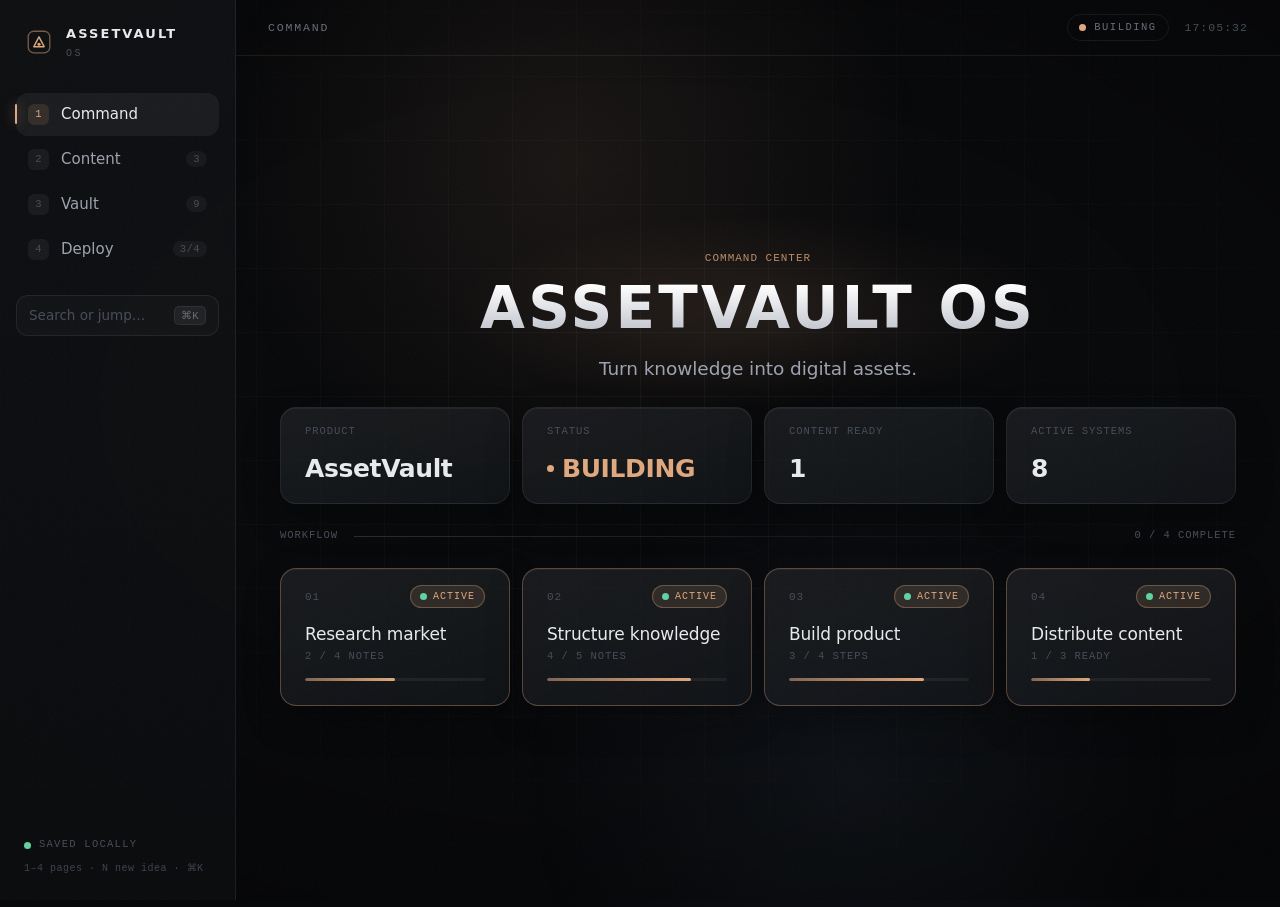
<file: assetvault-os/index.html>
<!DOCTYPE html>
<html lang="en">
<head>
<meta charset="UTF-8" />
<meta name="viewport" content="width=device-width, initial-scale=1.0" />
<title>AssetVault OS</title>
<link rel="stylesheet" href="styles.css" />
</head>
<body>

<div class="bg-grid" aria-hidden="true"></div>
<div class="bg-glow glow-a" aria-hidden="true"></div>
<div class="bg-glow glow-b" aria-hidden="true"></div>
<div class="bg-sweep" aria-hidden="true"></div>
<div class="bg-vignette" aria-hidden="true"></div>
<div class="bg-grain" aria-hidden="true"></div>

<div class="shell">

  <!-- ══════════ SIDEBAR ══════════ -->
  <aside class="sidebar">
    <div class="brand">
      <svg class="brand-mark" viewBox="0 0 32 32" fill="none" aria-hidden="true">
        <rect x="4.5" y="4.5" width="23" height="23" rx="6" stroke="currentColor" stroke-width="1.4" opacity=".5"/>
        <path d="M16 10.5 21.5 21h-11L16 10.5Z" stroke="currentColor" stroke-width="1.5" stroke-linejoin="round"/>
        <circle cx="16" cy="18.4" r="1.7" fill="currentColor"/>
      </svg>
      <div class="brand-text">
        <div class="brand-name" id="brandName">ASSETVAULT</div>
        <div class="brand-sub">OS</div>
      </div>
    </div>

    <nav class="nav">
      <button class="nav-item active" data-page="command">
        <span class="nav-key">1</span><span class="nav-label">Command</span><span class="nav-bar"></span>
      </button>
      <button class="nav-item" data-page="content">
        <span class="nav-key">2</span><span class="nav-label">Content</span>
        <span class="nav-count" id="navCountContent">0</span><span class="nav-bar"></span>
      </button>
      <button class="nav-item" data-page="vault">
        <span class="nav-key">3</span><span class="nav-label">Vault</span>
        <span class="nav-count" id="navCountVault">0</span><span class="nav-bar"></span>
      </button>
      <button class="nav-item" data-page="deploy">
        <span class="nav-key">4</span><span class="nav-label">Deploy</span>
        <span class="nav-count" id="navCountDeploy">0</span><span class="nav-bar"></span>
      </button>
    </nav>

    <button class="palette-cue" id="paletteCue">
      <span>Search or jump…</span><kbd>⌘K</kbd>
    </button>

    <div class="sidebar-foot">
      <div class="foot-row"><span class="dot dot-live"></span><span id="storageState">SAVED LOCALLY</span></div>
      <div class="foot-hint">1–4 pages · N new idea · ⌘K</div>
    </div>
  </aside>

  <!-- ══════════ MAIN ══════════ -->
  <main class="main">

    <header class="topbar">
      <div class="crumb"><span id="crumbText">Command</span></div>
      <div class="topbar-right">
        <span class="pill" id="stagePill"><span class="dot"></span><span id="stageText">BUILDING</span></span>
        <span class="mono" id="clock">--:--:--</span>
      </div>
    </header>

    <div class="stage">

      <!-- ─────── 1 · COMMAND ─────── -->
      <section class="page active" id="page-command">
        <div class="page-inner center-col">

          <div class="hero anim" style="--i:0">
            <div class="eyebrow mono">COMMAND CENTER</div>
            <h1 class="hero-title">ASSETVAULT OS</h1>
            <p class="hero-sub">Turn knowledge into digital assets.</p>
          </div>

          <div class="stat-row" id="statRow"></div>

          <div class="section-head anim" style="--i:5">
            <span class="mono">WORKFLOW</span><span class="rule"></span>
            <span class="mono section-note" id="workflowNote"></span>
          </div>

          <div class="flow-row" id="flowRow"></div>
        </div>
      </section>

      <!-- ─────── 2 · CONTENT ─────── -->
      <section class="page" id="page-content">
        <div class="page-inner">
          <div class="head-row anim" style="--i:0">
            <div>
              <div class="eyebrow mono">IDEATION</div>
              <h2 class="page-title">Content Engine</h2>
            </div>
            <button class="btn btn-primary" id="newIdeaBtn">
              <span class="btn-plus">+</span> New idea <kbd>N</kbd>
            </button>
          </div>

          <div class="content-grid">
            <div class="idea-col">
              <form class="composer glass" id="composer" hidden>
                <input class="composer-hook" id="composerHook" placeholder="Write the hook…" autocomplete="off" />
                <div class="composer-row">
                  <input class="composer-format" id="composerFormat" placeholder="Format · length" autocomplete="off" />
                  <select class="composer-node" id="composerNode"></select>
                  <button type="submit" class="btn btn-primary btn-sm">Capture</button>
                  <button type="button" class="btn btn-ghost btn-sm" id="composerCancel">Cancel</button>
                </div>
              </form>

              <div id="ideaList"></div>
              <div class="empty" id="ideaEmpty" hidden>No ideas captured yet. Press <kbd>N</kbd> to add the first.</div>
            </div>

            <aside class="terminal glass anim" style="--i:4">
              <div class="term-bar">
                <span class="term-dots"><i></i><i></i><i></i></span>
                <span class="mono term-title">activity · live</span>
              </div>
              <div class="term-body" id="termBody"></div>
            </aside>
          </div>
        </div>
      </section>

      <!-- ─────── 3 · VAULT ─────── -->
      <section class="page" id="page-vault">
        <div class="page-inner vault-inner">
          <div class="head-block vault-head anim" style="--i:0">
            <div class="eyebrow mono">KNOWLEDGE GRAPH</div>
            <h2 class="page-title">Vault</h2>
          </div>

          <div class="graph-wrap anim" style="--i:1">
            <svg id="graph" viewBox="-40 -30 980 690" preserveAspectRatio="xMidYMid meet">
              <defs>
                <filter id="soft" x="-60%" y="-60%" width="220%" height="220%">
                  <feGaussianBlur stdDeviation="6" result="b"/>
                  <feMerge><feMergeNode in="b"/><feMergeNode in="SourceGraphic"/></feMerge>
                </filter>
              </defs>
              <g id="gZoom">
                <g id="gEdges"></g><g id="gPulses"></g><g id="gNodes"></g>
              </g>
            </svg>
            <div class="graph-hint mono">CLICK A NODE</div>
          </div>

          <aside class="note-panel glass" id="notePanel">
            <button class="note-close" id="noteClose" aria-label="Close">×</button>
            <div class="note-kicker mono" id="noteKicker">NODE</div>
            <h3 class="note-title" id="noteTitle">—</h3>
            <div class="note-tags" id="noteTags"></div>

            <div class="panel-scroll">
              <div class="panel-sec">
                <div class="panel-lab mono">NOTES <span id="noteCount"></span></div>
                <ul class="note-list" id="noteList"></ul>
                <form class="note-add" id="noteForm">
                  <input id="noteInput" placeholder="Add a note…" autocomplete="off" />
                  <button type="submit" aria-label="Add">↵</button>
                </form>
              </div>

              <div class="panel-sec" id="linkedIdeasSec">
                <div class="panel-lab mono">LINKED CONTENT <span id="linkedCount"></span></div>
                <div id="linkedIdeas"></div>
              </div>

              <div class="panel-sec" id="linkedDeploySec">
                <div class="panel-lab mono">DEPLOY</div>
                <div id="linkedDeploy"></div>
              </div>
            </div>
          </aside>
        </div>
      </section>

      <!-- ─────── 4 · DEPLOY ─────── -->
      <section class="page" id="page-deploy">
        <div class="page-inner center-col">
          <div class="head-block deploy-head anim" style="--i:0">
            <div class="eyebrow mono">DEPLOYMENT</div>
            <h2 class="page-title">Product Deployment</h2>
            <div class="status-badge" id="deployStatus" data-state="building">
              <span class="dot"></span><span id="deployStatusText">BUILDING</span>
            </div>
          </div>

          <div class="pipeline anim" style="--i:1" id="pipeline"></div>

          <div class="check-row anim" style="--i:2" id="checkRow"></div>

          <div class="cta-wrap anim" style="--i:3">
            <button class="cta" id="ctaBtn">
              <span class="cta-glow"></span>
              <span class="cta-text">OPEN LIVE PRODUCT</span>
              <svg class="cta-arrow" viewBox="0 0 20 20" fill="none"><path d="M4 10h11M11 5.5 15.5 10 11 14.5" stroke="currentColor" stroke-width="1.6" stroke-linecap="round" stroke-linejoin="round"/></svg>
            </button>
            <input class="url-field" id="urlField" placeholder="https:// your product link" autocomplete="off" spellcheck="false" />
          </div>
        </div>
      </section>

    </div>
  </main>
</div>

<!-- ══════════ COMMAND PALETTE ══════════ -->
<div class="palette-scrim" id="paletteScrim" hidden>
  <div class="palette glass" role="dialog" aria-label="Command palette">
    <div class="palette-top">
      <span class="palette-icon">⌘</span>
      <input id="paletteInput" placeholder="Jump to a node, idea, page or action…" autocomplete="off" spellcheck="false" />
      <kbd>ESC</kbd>
    </div>
    <div class="palette-results" id="paletteResults"></div>
    <div class="palette-foot mono"><span>↑↓ navigate</span><span>↵ select</span><span id="paletteCountLab"></span></div>
  </div>
</div>

<script src="store.js"></script>
<script src="app.js"></script>
</body>
</html>
</file>
<file: assetvault-os/styles.css>
/* ══════════════════════════════════════════════
   AssetVault OS — design system
   No backdrop-filter, no redundant blur filters:
   panels use a semi-opaque base, motion uses transform/opacity only.
   ══════════════════════════════════════════════ */

:root{
  color-scheme: dark;
  --bg:#07080a;
  --panel:rgba(255,255,255,.035);
  --line:rgba(255,255,255,.07);
  --line-hi:rgba(255,255,255,.14);

  --text:#e9eaee;
  --text-2:#9ea3af;
  --text-3:#676d79;
  --text-4:#474d58;

  --accent:#e0a87e;
  --accent-soft:rgba(224,168,126,.13);
  --accent-line:rgba(224,168,126,.34);
  --live:#5fd3a0;
  --live-soft:rgba(95,211,160,.13);

  --s1:4px; --s2:8px; --s3:12px; --s4:16px; --s5:24px; --s6:32px; --s7:44px;
  --r-lg:16px; --r-md:12px; --r-sm:8px;

  --sans:-apple-system,BlinkMacSystemFont,"SF Pro Display","Segoe UI",Inter,system-ui,sans-serif;
  --mono:"SF Mono",ui-monospace,"JetBrains Mono","Roboto Mono",Menlo,Consolas,monospace;
  --ease:cubic-bezier(.22,.61,.36,1);
}

*{ box-sizing:border-box; margin:0; padding:0 }
html,body{ height:100% }
body{
  background:var(--bg); color:var(--text); font-family:var(--sans);
  font-size:16px; line-height:1.5; -webkit-font-smoothing:antialiased;
  overflow:hidden; letter-spacing:-.005em;
}
button,input,select{ font-family:inherit; font-size:inherit; color:inherit }
:focus-visible{ outline:2px solid var(--accent); outline-offset:2px; border-radius:4px }
button{ background:none; border:none; cursor:pointer }
.mono{ font-family:var(--mono); letter-spacing:.09em; font-size:12px; text-transform:uppercase }

kbd{
  font-family:var(--mono); font-size:10.5px; letter-spacing:.04em;
  padding:2px 6px; border-radius:5px; color:var(--text-3);
  background:rgba(255,255,255,.06); border:1px solid var(--line);
}

::-webkit-scrollbar{ width:8px; height:8px }
::-webkit-scrollbar-track{ background:transparent }
::-webkit-scrollbar-thumb{ background:rgba(255,255,255,.09); border-radius:99px }
::-webkit-scrollbar-thumb:hover{ background:rgba(255,255,255,.16) }

/* ─────────── ambient ─────────── */
.bg-grid{
  position:fixed; inset:-20%;
  background-image:
    linear-gradient(rgba(255,255,255,.04) 1px, transparent 1px),
    linear-gradient(90deg, rgba(255,255,255,.04) 1px, transparent 1px);
  background-size:64px 64px;
  -webkit-mask-image:radial-gradient(ellipse 65% 60% at 52% 45%,#000 0%,transparent 78%);
          mask-image:radial-gradient(ellipse 65% 60% at 52% 45%,#000 0%,transparent 78%);
  animation:gridDrift 38s linear infinite; will-change:transform;
  pointer-events:none; z-index:0;
}
@keyframes gridDrift{ to{ transform:translate3d(64px,64px,0) } }

.bg-glow{ position:fixed; border-radius:50%; pointer-events:none; z-index:0; will-change:transform }
.glow-a{ width:780px; height:620px; left:14%; top:-16%;
  background:radial-gradient(circle, rgba(224,168,126,.085), rgba(224,168,126,.03) 45%, transparent 72%);
  animation:float1 26s ease-in-out infinite; }
.glow-b{ width:700px; height:600px; right:6%; bottom:-20%;
  background:radial-gradient(circle, rgba(120,150,190,.075), rgba(120,150,190,.025) 45%, transparent 72%);
  animation:float2 32s ease-in-out infinite; }
@keyframes float1{ 0%,100%{transform:translate(0,0)} 50%{transform:translate(70px,50px)} }
@keyframes float2{ 0%,100%{transform:translate(0,0)} 50%{transform:translate(-60px,-45px)} }

.bg-sweep{
  position:fixed; top:-60%; left:-45%; width:40%; height:220%;
  background:linear-gradient(90deg, transparent, rgba(255,255,255,.012) 25%, rgba(255,255,255,.026) 48%,
              rgba(224,168,126,.02) 58%, rgba(255,255,255,.01) 78%, transparent);
  pointer-events:none; z-index:1; will-change:transform;
  animation:lightSweep 21s var(--ease) infinite;
}
@keyframes lightSweep{
  0%{ transform:rotate(12deg) translateX(-30%); opacity:0 } 7%{ opacity:1 }
  40%{ opacity:1 } 50%,100%{ transform:rotate(12deg) translateX(360%); opacity:0 }
}

.bg-vignette{ position:fixed; inset:0; pointer-events:none; z-index:1;
  background:radial-gradient(ellipse 100% 85% at 50% 45%, transparent 42%, rgba(0,0,0,.55) 100%) }

.bg-grain{
  position:fixed; inset:0; z-index:60; pointer-events:none; opacity:.032;
  background-image:url("data:image/svg+xml,%3Csvg xmlns='http://www.w3.org/2000/svg' width='180' height='180'%3E%3Cfilter id='n'%3E%3CfeTurbulence type='fractalNoise' baseFrequency='.8' numOctaves='3' stitchTiles='stitch'/%3E%3C/filter%3E%3Crect width='180' height='180' filter='url(%23n)'/%3E%3C/svg%3E");
}

/* ─────────── shell ─────────── */
.shell{ position:relative; z-index:2; display:flex; height:100% }

.sidebar{
  width:236px; flex:none; display:flex; flex-direction:column;
  padding:var(--s5) var(--s4) var(--s5);
  border-right:1px solid var(--line);
  background:linear-gradient(180deg, rgba(255,255,255,.024), rgba(255,255,255,.008)), rgba(10,12,15,.72);
}
.brand{ display:flex; align-items:center; gap:var(--s3); padding:0 var(--s2) var(--s6) }
.brand-mark{ width:30px; height:30px; color:var(--accent); flex:none }
.brand-name{ font-size:13px; font-weight:600; letter-spacing:.16em }
.brand-sub{ font-family:var(--mono); font-size:10px; letter-spacing:.26em; color:var(--text-4); margin-top:2px }

.nav{ display:flex; flex-direction:column; gap:2px }
.nav-item{
  position:relative; display:flex; align-items:center; gap:var(--s3);
  padding:11px var(--s3); border-radius:var(--r-md); color:var(--text-2);
  font-size:15px; font-weight:450; text-align:left;
  transition:background .25s var(--ease), color .25s var(--ease), transform .18s var(--ease);
}
.nav-item:hover{ background:var(--panel); color:var(--text); transform:translateX(2px) }
.nav-item.active{ background:rgba(255,255,255,.055); color:var(--text) }
.nav-label{ flex:1 }
.nav-key{
  width:21px; height:21px; flex:none; display:grid; place-items:center;
  font-family:var(--mono); font-size:10.5px; border-radius:6px;
  background:rgba(255,255,255,.05); color:var(--text-4);
  transition:background .25s var(--ease), color .25s var(--ease);
}
.nav-item.active .nav-key{ background:var(--accent-soft); color:var(--accent) }
.nav-count{
  font-family:var(--mono); font-size:10.5px; letter-spacing:.04em; color:var(--text-4);
  padding:2px 7px; border-radius:99px; background:rgba(255,255,255,.045);
  transition:color .25s var(--ease), background .25s var(--ease);
}
.nav-item.active .nav-count{ color:var(--text-2); background:rgba(255,255,255,.07) }
.nav-bar{
  position:absolute; left:-1px; top:50%; width:2px; height:0; border-radius:2px;
  background:var(--accent); transform:translateY(-50%);
  box-shadow:0 0 12px rgba(224,168,126,.6); transition:height .34s var(--ease);
}
.nav-item.active .nav-bar{ height:20px }
.nav-item.keyed .nav-key{ animation:keyFlash .45s var(--ease) }
@keyframes keyFlash{ 0%{ background:var(--accent); color:#0a0b0d; transform:scale(1.2) } 100%{ transform:scale(1) } }

.palette-cue{
  margin-top:var(--s5); display:flex; align-items:center; justify-content:space-between;
  gap:var(--s2); padding:10px var(--s3); border-radius:var(--r-md);
  border:1px solid var(--line); background:rgba(255,255,255,.022);
  color:var(--text-4); font-size:13.5px;
  transition:border-color .25s var(--ease), color .25s var(--ease), background .25s var(--ease);
}
.palette-cue:hover{ border-color:var(--line-hi); color:var(--text-2); background:rgba(255,255,255,.04) }

.sidebar-foot{ margin-top:auto; padding:0 var(--s2); display:flex; flex-direction:column; gap:var(--s2) }
.foot-row{ display:flex; align-items:center; gap:var(--s2); font-family:var(--mono);
  font-size:10.5px; letter-spacing:.12em; color:var(--text-4) }
.foot-hint{ font-family:var(--mono); font-size:10px; letter-spacing:.05em; color:#3d434d }

/* ─────────── dots ─────────── */
.dot{ width:7px; height:7px; border-radius:50%; flex:none; display:inline-block; background:var(--text-4) }
.dot-live{ background:var(--live); animation:pulse 2.4s var(--ease) infinite }
.dot-done{ background:var(--live); opacity:.75 }
.dot-warm{ background:var(--accent); animation:pulse2 2.4s var(--ease) infinite }
.dot-idle{ background:#4a505c }
@keyframes pulse{ 0%{box-shadow:0 0 0 0 rgba(95,211,160,.42)} 70%{box-shadow:0 0 0 7px rgba(95,211,160,0)} 100%{box-shadow:0 0 0 0 rgba(95,211,160,0)} }
@keyframes pulse2{ 0%{box-shadow:0 0 0 0 rgba(224,168,126,.42)} 70%{box-shadow:0 0 0 7px rgba(224,168,126,0)} 100%{box-shadow:0 0 0 0 rgba(224,168,126,0)} }

/* ─────────── topbar ─────────── */
.main{ flex:1; min-width:0; display:flex; flex-direction:column }
.topbar{
  height:56px; flex:none; display:flex; align-items:center; justify-content:space-between;
  padding:0 var(--s6); border-bottom:1px solid var(--line);
}
.crumb{ font-family:var(--mono); font-size:11.5px; letter-spacing:.16em; text-transform:uppercase; color:var(--text-3) }
.topbar-right{ display:flex; align-items:center; gap:var(--s4); color:var(--text-3) }
.topbar-right .mono{ font-size:11.5px; color:var(--text-4) }
.pill{
  display:inline-flex; align-items:center; gap:var(--s2);
  font-family:var(--mono); font-size:10.5px; letter-spacing:.14em;
  padding:5px 11px; border-radius:99px; border:1px solid var(--line); color:var(--text-3);
  transition:color .4s var(--ease), border-color .4s var(--ease), background .4s var(--ease);
}
.pill[data-state="live"]{ color:var(--live); border-color:rgba(95,211,160,.26); background:var(--live-soft) }
.pill[data-state="live"] .dot{ background:var(--live) }
.pill[data-state="building"] .dot{ background:var(--accent) }

/* ─────────── pages ─────────── */
.stage{ flex:1; position:relative; min-height:0 }
.page{
  position:absolute; inset:0; overflow:hidden;
  opacity:0; visibility:hidden; pointer-events:none;
  transform:translateY(10px) scale(.994);
  transition:opacity .34s var(--ease), transform .34s var(--ease);
}
.page.active{ opacity:1; visibility:visible; pointer-events:auto; transform:none }
.page.leaving{ opacity:0; transform:translateY(-10px) scale(.994) }

.page-inner{ height:100%; max-width:1180px; margin:0 auto;
  padding:var(--s6) var(--s7) var(--s6); display:flex; flex-direction:column }
.center-col{ justify-content:center; gap:var(--s5) }

.anim{ opacity:0; transform:translateY(14px) }
.page.playing .anim{ animation:riseIn .66s var(--ease) forwards; animation-delay:calc(var(--i,0) * 70ms) }
@keyframes riseIn{ to{ opacity:1; transform:none } }

/* ─────────── glass ─────────── */
.glass{
  position:relative;
  background:linear-gradient(160deg, rgba(255,255,255,.055), rgba(255,255,255,.018)), rgba(13,15,19,.74);
  border:1px solid var(--line); border-radius:var(--r-lg);
  box-shadow:inset 0 1px 0 rgba(255,255,255,.05), 0 14px 36px rgba(0,0,0,.32);
}
.glass::before{
  content:""; position:absolute; inset:0; border-radius:inherit; pointer-events:none;
  background:radial-gradient(300px circle at var(--mx,50%) var(--my,50%), rgba(255,255,255,.05), transparent 62%);
  opacity:0; transition:opacity .4s var(--ease);
}
.glass:hover::before{ opacity:1 }

.eyebrow{ color:var(--accent); opacity:.82; margin-bottom:var(--s3); font-size:11px }

/* ─────────── buttons ─────────── */
.btn{
  display:inline-flex; align-items:center; gap:var(--s2);
  padding:10px var(--s4); border-radius:var(--r-md); font-size:14.5px; font-weight:500;
  border:1px solid var(--line); background:rgba(255,255,255,.04); color:var(--text-2);
  transition:border-color .25s var(--ease), color .25s var(--ease), background .25s var(--ease), transform .16s var(--ease);
}
.btn:hover{ color:var(--text); border-color:var(--line-hi); background:rgba(255,255,255,.07); transform:translateY(-1px) }
.btn:active{ transform:translateY(0) }
.btn-primary{ color:var(--accent); border-color:var(--accent-line); background:var(--accent-soft) }
.btn-primary:hover{ color:#f2c79f; border-color:rgba(224,168,126,.5); background:rgba(224,168,126,.19) }
.btn-ghost{ background:transparent; border-color:transparent; color:var(--text-4) }
.btn-sm{ padding:7px var(--s3); font-size:13.5px }
.btn-plus{ font-size:17px; line-height:1; margin-top:-1px }

/* ═══════════ 1 · COMMAND ═══════════ */
.hero{ text-align:center; position:relative; isolation:isolate }
.hero::before{
  content:""; position:absolute; left:50%; top:46%; width:620px; height:200px;
  margin:-100px 0 0 -310px; border-radius:50%; pointer-events:none; z-index:0;
  background:radial-gradient(ellipse, rgba(224,168,126,.11), rgba(224,168,126,.04) 42%, transparent 72%);
  animation:breathe 7.5s var(--ease) infinite; will-change:transform, opacity;
}
.hero > *{ position:relative; z-index:1 }
@keyframes breathe{ 0%,100%{ opacity:.45; transform:scale(.94) } 50%{ opacity:1; transform:scale(1.06) } }

.hero-title{
  font-size:58px; font-weight:600; letter-spacing:.055em; line-height:1.05;
  background:linear-gradient(180deg,#fff 12%,#b9bdc7 100%);
  -webkit-background-clip:text; background-clip:text; color:transparent;
}
.hero-sub{ margin-top:var(--s4); font-size:18.5px; color:var(--text-2) }

.stat-row{ display:grid; grid-template-columns:repeat(4,1fr); gap:var(--s3) }
.stat{ padding:var(--s4) var(--s5) }
.stat-label{ color:var(--text-4); font-size:10.5px; margin-bottom:10px }
.stat-value{ font-size:25px; font-weight:550; letter-spacing:-.015em; display:flex; align-items:center; gap:var(--s2) }
.accent-live{ color:var(--live) }
.accent-warm{ color:var(--accent) }

.section-head{ display:flex; align-items:center; gap:var(--s4); color:var(--text-4) }
.section-head .mono{ font-size:10.5px }
.rule{ flex:1; height:1px; background:linear-gradient(90deg,var(--line-hi),transparent) }
.section-note{ color:var(--text-4) }

.flow-row{ display:grid; grid-template-columns:repeat(4,1fr); gap:var(--s3) }
.flow{
  padding:var(--s4) var(--s5) var(--s5); text-align:left; display:block; width:100%;
  transition:border-color .3s var(--ease), transform .25s var(--ease), box-shadow .3s var(--ease);
}
.flow:hover{ transform:translateY(-3px); border-color:var(--line-hi) }
.flow[data-state="active"]{ border-color:var(--accent-line) }
.flow-top{ display:flex; align-items:center; justify-content:space-between; margin-bottom:var(--s4) }
.flow-idx{ color:var(--text-4); font-size:11px }
.flow-name{ font-size:17px; font-weight:500; letter-spacing:-.01em }
.flow-meta{ font-size:10.5px; color:var(--text-4); margin:6px 0 var(--s4) }

.chip{
  display:inline-flex; align-items:center; gap:6px;
  font-family:var(--mono); font-size:10px; letter-spacing:.1em;
  padding:5px 9px; border-radius:99px; border:1px solid var(--line); color:var(--text-3);
}
.chip-done{ color:var(--live); background:var(--live-soft); border-color:rgba(95,211,160,.2) }
.chip-active{ color:var(--accent); background:var(--accent-soft); border-color:var(--accent-line) }
.chip-queued{ background:rgba(255,255,255,.03) }

.track{ height:3px; border-radius:99px; background:rgba(255,255,255,.06); overflow:hidden }
.track > i{
  display:block; height:100%; border-radius:99px; width:var(--pct,0%);
  transform:scaleX(0); transform-origin:left center;
  background:linear-gradient(90deg, rgba(224,168,126,.5), var(--accent));
}
.page.playing .track > i{ animation:fillUp 1.1s var(--ease) forwards; animation-delay:.45s }
@keyframes fillUp{ to{ transform:scaleX(1) } }
.flow[data-state="done"] .track > i{ background:linear-gradient(90deg, rgba(95,211,160,.4), rgba(95,211,160,.85)) }
.flow[data-state="queued"] .track > i{ background:rgba(255,255,255,.16) }

/* ═══════════ 2 · CONTENT ═══════════ */
.head-row{ display:flex; align-items:flex-end; justify-content:space-between; margin-bottom:var(--s5) }
.head-block{ margin-bottom:var(--s5) }
.page-title{ font-size:38px; font-weight:600; letter-spacing:-.022em }

.content-grid{ display:grid; grid-template-columns:1fr 340px; gap:var(--s4); flex:1; min-height:0; align-items:center }
.idea-col{ display:flex; flex-direction:column; gap:var(--s3); max-height:100%; overflow-y:auto; padding-right:var(--s1) }

.composer{ padding:var(--s4) var(--s4) var(--s3); flex:none }
.composer-hook{
  width:100%; background:transparent; border:none; outline:none;
  font-size:19px; font-weight:500; letter-spacing:-.015em; padding:var(--s1) 0 var(--s3);
}
.composer-hook::placeholder{ color:var(--text-4) }
.composer-row{ display:flex; align-items:center; gap:var(--s2); padding-top:var(--s3); border-top:1px solid var(--line) }
.composer-format, .composer-node{
  background:rgba(255,255,255,.04); border:1px solid var(--line); border-radius:var(--r-sm);
  padding:7px 10px; font-size:13.5px; color:var(--text-2); outline:none;
}
.composer-format{ flex:1; min-width:0 }
.composer-format:focus, .composer-node:focus{ border-color:var(--accent-line) }
.composer-node{ cursor:pointer }
.composer-node option{ background:#12151b }

.idea{
  padding:var(--s4) var(--s5); flex:none;
  transition:border-color .3s var(--ease), transform .25s var(--ease), box-shadow .3s var(--ease);
}
.idea:hover{ transform:translateY(-2px); border-color:var(--line-hi) }
.idea.hot{
  border-color:var(--accent-line);
  box-shadow:inset 0 1px 0 rgba(255,255,255,.06), 0 0 40px rgba(224,168,126,.14), 0 14px 36px rgba(0,0,0,.32);
}
.idea-hook{ font-size:19px; font-weight:500; line-height:1.38; letter-spacing:-.015em }
.idea-meta{
  display:flex; align-items:center; gap:var(--s3); flex-wrap:wrap;
  margin-top:var(--s3); padding-top:var(--s3); border-top:1px solid var(--line);
}
.meta-val{ font-size:13.5px; color:var(--text-3); flex:1; min-width:0 }
.node-chip{
  font-family:var(--mono); font-size:10px; letter-spacing:.07em; color:var(--text-3);
  padding:5px 9px; border-radius:99px; background:rgba(255,255,255,.04); border:1px solid var(--line);
  transition:color .22s var(--ease), border-color .22s var(--ease);
}
.node-chip:hover{ color:var(--accent); border-color:var(--accent-line) }
button.chip{ transition:filter .22s var(--ease) }
button.chip:hover{ filter:brightness(1.35) }
.idea-del{
  width:24px; height:24px; border-radius:6px; color:var(--text-4); font-size:16px; line-height:1;
  opacity:0; transition:opacity .22s var(--ease), color .22s var(--ease), background .22s var(--ease);
}
.idea:hover .idea-del{ opacity:1 }
.idea-del:hover{ color:#e8907e; background:rgba(232,144,126,.1) }

.empty{ color:var(--text-4); font-size:14.5px; padding:var(--s5); text-align:center }

.terminal{ display:flex; flex-direction:column; overflow:hidden; align-self:center; height:min(430px, 100%) }
.term-bar{ display:flex; align-items:center; gap:var(--s3); padding:var(--s3) var(--s4);
  border-bottom:1px solid var(--line); background:rgba(255,255,255,.018); flex:none }
.term-dots{ display:flex; gap:5px }
.term-dots i{ width:8px; height:8px; border-radius:50%; background:rgba(255,255,255,.12) }
.term-title{ color:var(--text-4); font-size:10.5px; letter-spacing:.12em }
.term-body{
  flex:1; padding:var(--s4); font-family:var(--mono); font-size:13px;
  letter-spacing:.01em; text-transform:none; line-height:1.9; color:var(--text-2);
  overflow-y:auto; min-height:0;
}
.term-line{ display:flex; gap:9px; align-items:baseline }
.term-ts{ color:var(--text-4); font-size:11px; flex:none }
.term-arrow{ color:var(--accent); opacity:.7; flex:none }
.term-text{ word-break:break-word }
.term-line.ok .term-text{ color:var(--live) }
.term-line.warn .term-text{ color:#e0a87e }
.caret{ display:inline-block; width:7px; height:14px; background:var(--accent);
  margin-left:3px; vertical-align:-2px; animation:blink 1.05s steps(1) infinite }
@keyframes blink{ 0%,49%{opacity:1} 50%,100%{opacity:0} }

/* ═══════════ 3 · VAULT ═══════════ */
.vault-inner{ padding:var(--s5) var(--s7); position:relative }
.vault-head{ position:absolute; top:var(--s5); left:var(--s7); z-index:3; margin-bottom:0 }
.graph-wrap{ flex:1; min-height:0; position:relative; display:flex; align-items:center; justify-content:center }
#graph{ width:100%; height:100%; overflow:visible }
#gZoom{ transition:transform 1.05s var(--ease) }

.edge{ stroke:rgba(255,255,255,.11); stroke-width:1.1; transition:stroke .5s var(--ease), stroke-width .5s var(--ease) }
.edge.lit{ stroke:var(--accent-line); stroke-width:1.5 }
.edge.dim{ stroke:rgba(255,255,255,.04) }

.node{ cursor:pointer }
.node-halo{ fill:rgba(224,168,126,.055); opacity:0; transition:opacity .5s var(--ease) }
.node circle.node-core{ fill:#12151b; stroke:rgba(255,255,255,.22); stroke-width:1.2;
  transition:stroke .45s var(--ease), fill .45s var(--ease) }
.node text{ fill:var(--text-2); font-family:var(--sans); font-size:15px; font-weight:500;
  text-anchor:middle; letter-spacing:-.01em; pointer-events:none; transition:fill .45s var(--ease) }
.node-count{ font-family:var(--mono) !important; font-size:12px !important; fill:var(--text-3) !important; font-weight:400 !important }
.node:hover circle.node-core{ stroke:rgba(224,168,126,.6); fill:#191d25 }
.node:hover text{ fill:var(--text) }
.node:hover .node-halo{ opacity:1 }
.node.sel circle.node-core{ stroke:var(--accent); fill:#1d1a17 }
.node.sel text{ fill:#fff }
.node.sel .node-halo{ opacity:1 }
.node.hub circle.node-core{ stroke:rgba(224,168,126,.45) }
.node.hub .node-halo{ opacity:.6 }
.node.empty .node-count{ opacity:0 }
.node.faded{ opacity:.22 }
.node.faded circle.node-core{ stroke:rgba(255,255,255,.12) }
.node-ring{ fill:none; stroke:rgba(224,168,126,.45); stroke-width:1.2; pointer-events:none;
  transform-box:fill-box; transform-origin:center; animation:ping 3.6s var(--ease) infinite }
@keyframes ping{ 0%{ transform:scale(.7); opacity:.8 } 70%,100%{ transform:scale(1.85); opacity:0 } }
.node.faded .node-ring{ animation:none; opacity:0 }
.pulse-dot{ fill:var(--accent); filter:url(#soft) }

.graph-hint{
  position:absolute; bottom:0; left:50%; transform:translateX(-50%);
  color:var(--text-4); font-size:10px; letter-spacing:.2em; pointer-events:none;
  transition:opacity .4s var(--ease); animation:hintPulse 3.4s var(--ease) infinite;
}
.graph-hint.hidden{ opacity:0; animation:none }
@keyframes hintPulse{ 0%,100%{ opacity:.5 } 50%{ opacity:1 } }

.note-panel{
  position:absolute; right:var(--s7); top:76px; width:336px; max-height:calc(100% - 100px);
  display:flex; flex-direction:column; padding:var(--s5) var(--s5) var(--s4);
  background:linear-gradient(160deg, rgba(255,255,255,.055), rgba(255,255,255,.018)), rgba(11,13,17,.95);
  opacity:0; transform:translateX(24px); pointer-events:none;
  transition:opacity .4s var(--ease), transform .4s var(--ease);
}
.note-panel.open{ opacity:1; transform:none; pointer-events:auto }
.note-close{ position:absolute; top:14px; right:16px; width:26px; height:26px;
  border:1px solid var(--line); border-radius:7px; color:var(--text-4); font-size:16px; line-height:1;
  transition:color .22s, border-color .22s, background .22s }
.note-close:hover{ color:var(--text); border-color:var(--line-hi); background:var(--panel) }
.note-kicker{ color:var(--accent); font-size:10px; margin-bottom:7px }
.note-title{ font-size:23px; font-weight:600; letter-spacing:-.022em; margin-bottom:var(--s3) }
.note-tags{ display:flex; flex-wrap:wrap; gap:6px; margin-bottom:var(--s4) }
.note-tag{ font-family:var(--mono); font-size:10px; letter-spacing:.06em; color:var(--text-3);
  padding:3px 8px; border-radius:6px; background:rgba(255,255,255,.05); border:1px solid var(--line) }

.panel-scroll{ overflow-y:auto; min-height:0; margin:0 calc(var(--s5) * -1); padding:0 var(--s5) }
.panel-sec{ padding-top:var(--s4); margin-top:var(--s4); border-top:1px solid var(--line) }
.panel-sec:first-child{ padding-top:0; margin-top:0; border-top:none }
.panel-lab{ color:var(--text-4); font-size:9.5px; margin-bottom:var(--s3); display:flex; gap:7px }
.panel-lab span{ color:var(--text-3) }

.note-list{ list-style:none; display:flex; flex-direction:column; gap:10px }
.note-list li{ font-size:14px; line-height:1.5; color:var(--text-2);
  padding-left:14px; padding-right:20px; position:relative }
.note-list li::before{ content:""; position:absolute; left:0; top:8px; width:4px; height:4px;
  border-radius:50%; background:var(--accent); opacity:.55 }
.note-list li.muted{ color:var(--text-4) } .note-list li.muted::before{ opacity:.2 }
.note-del{ position:absolute; right:0; top:-2px; width:20px; height:20px; border-radius:5px;
  color:var(--text-4); font-size:14px; line-height:1; opacity:0; transition:opacity .2s, color .2s }
.note-list li:hover .note-del{ opacity:1 }
.note-del:hover{ color:#e8907e }

.note-add{ display:flex; gap:6px; margin-top:var(--s3) }
.note-add input{
  flex:1; min-width:0; background:rgba(255,255,255,.04); border:1px solid var(--line);
  border-radius:var(--r-sm); padding:8px 10px; font-size:13.5px; color:var(--text); outline:none;
}
.note-add input::placeholder{ color:var(--text-4) }
.note-add input:focus{ border-color:var(--accent-line) }
.note-add button{ width:34px; border:1px solid var(--line); border-radius:var(--r-sm);
  color:var(--text-3); transition:color .22s, border-color .22s, background .22s }
.note-add button:hover{ color:var(--accent); border-color:var(--accent-line); background:var(--accent-soft) }

.link-row{
  display:flex; align-items:center; gap:var(--s2); width:100%; text-align:left;
  padding:8px 10px; border-radius:var(--r-sm); margin-bottom:4px;
  background:rgba(255,255,255,.028); border:1px solid transparent;
  transition:background .22s var(--ease), border-color .22s var(--ease);
}
.link-row:hover{ background:rgba(255,255,255,.06); border-color:var(--line) }
.link-text{ font-size:13.5px; color:var(--text-2); overflow:hidden; text-overflow:ellipsis; white-space:nowrap }
.tick{ width:14px; height:14px; flex:none; border-radius:4px; border:1px solid var(--line-hi); position:relative }
.tick.on{ background:var(--live-soft); border-color:rgba(95,211,160,.45) }
.tick.on::after{ content:""; position:absolute; left:4px; top:1px; width:4px; height:8px;
  border:solid var(--live); border-width:0 1.6px 1.6px 0; transform:rotate(42deg) }

/* ═══════════ 4 · DEPLOY ═══════════ */
.deploy-head{ text-align:center; margin-bottom:0 }
.status-badge{
  display:inline-flex; align-items:center; gap:var(--s2); margin-top:var(--s4);
  padding:8px var(--s4); border-radius:99px;
  font-family:var(--mono); font-size:11.5px; letter-spacing:.17em;
  border:1px solid var(--line); background:rgba(255,255,255,.035); color:var(--text-2);
  transition:color .5s var(--ease), border-color .5s var(--ease), background .5s var(--ease);
}
.status-badge .dot{ background:var(--text-4) }
.status-badge[data-state="building"] .dot{ animation:blinkDot 1s steps(1) infinite }
@keyframes blinkDot{ 0%,49%{opacity:1} 50%,100%{opacity:.25} }
.status-badge[data-state="ready"]{ color:var(--accent); border-color:var(--accent-line); background:var(--accent-soft) }
.status-badge[data-state="ready"] .dot{ background:var(--accent); animation:none }
.status-badge[data-state="live"]{ color:var(--live); border-color:rgba(95,211,160,.3); background:var(--live-soft);
  animation:liveBreathe 4s var(--ease) infinite }
.status-badge[data-state="live"] .dot{ background:var(--live); animation:pulse 2.4s var(--ease) infinite }
@keyframes liveBreathe{ 0%,100%{ box-shadow:0 0 26px rgba(95,211,160,.12) } 50%{ box-shadow:0 0 44px rgba(95,211,160,.24) } }

.pipeline{ display:flex; align-items:center; justify-content:center }
.pl-step{ display:flex; flex-direction:column; align-items:center; gap:var(--s3); flex:none; width:124px }
.pl-node{ width:16px; height:16px; border-radius:50%; background:#13161c; border:1.5px solid rgba(255,255,255,.16);
  transition:background .55s var(--ease), border-color .55s var(--ease), box-shadow .55s var(--ease), transform .55s var(--ease) }
.pl-label{ font-size:15px; color:var(--text-4); transition:color .55s var(--ease) }
.pl-step.on .pl-node{ background:var(--accent); border-color:var(--accent);
  box-shadow:0 0 0 5px rgba(224,168,126,.11), 0 0 22px rgba(224,168,126,.5); transform:scale(1.12) }
.pl-step.on .pl-label{ color:var(--text) }
.pl-link{ flex:1; max-width:108px; height:1.5px; background:rgba(255,255,255,.09);
  position:relative; margin-bottom:30px; border-radius:2px }
.pl-link > i{ position:absolute; inset:0; width:0; border-radius:2px;
  background:linear-gradient(90deg, rgba(224,168,126,.5), var(--accent));
  box-shadow:0 0 10px rgba(224,168,126,.45); transition:width .62s var(--ease) }
.pl-link.on > i{ width:100% }
.pl-link::after{ content:""; position:absolute; top:50%; left:0; width:6px; height:6px;
  margin:-3px 0 0 -3px; border-radius:50%; background:#fff;
  box-shadow:0 0 10px 3px rgba(224,168,126,.8); opacity:0; pointer-events:none }
.pl-link.on::after{ animation:linkRun .62s var(--ease) forwards }
@keyframes linkRun{ 0%{left:0;opacity:0} 18%{opacity:1} 82%{opacity:1} 100%{left:100%;opacity:0} }

.check-row{ display:grid; grid-template-columns:repeat(4,1fr); gap:var(--s3); max-width:700px; margin:0 auto; width:100% }
.check{ display:flex; align-items:center; gap:10px; padding:var(--s4);
  transition:border-color .5s var(--ease), box-shadow .5s var(--ease), transform .2s var(--ease) }
.check:hover{ transform:translateY(-2px); border-color:var(--line-hi) }
.check.on{ border-color:rgba(95,211,160,.22) }
.check-name{ font-size:15px; color:var(--text-3); white-space:nowrap; transition:color .5s var(--ease) }
.check.on .check-name{ color:var(--text) }
.check-mark{ width:21px; height:21px; flex:none; border-radius:50%; display:grid; place-items:center;
  background:rgba(255,255,255,.04); border:1px solid var(--line);
  transition:background .45s var(--ease), border-color .45s var(--ease), transform .45s var(--ease) }
.check-mark svg{ width:12px; height:12px; fill:none; stroke:var(--live); stroke-width:2;
  stroke-linecap:round; stroke-linejoin:round; stroke-dasharray:18; stroke-dashoffset:18;
  transition:stroke-dashoffset .5s var(--ease) }
.check.on .check-mark{ background:var(--live-soft); border-color:rgba(95,211,160,.3); transform:scale(1.06) }
.check.on .check-mark svg{ stroke-dashoffset:0 }

.cta-wrap{ display:flex; flex-direction:column; align-items:center; gap:var(--s3) }
.cta{
  position:relative; display:inline-flex; align-items:center; gap:var(--s3);
  padding:17px var(--s7); border-radius:var(--r-md); overflow:hidden;
  font-size:15.5px; font-weight:600; letter-spacing:.13em; color:var(--text-4);
  background:linear-gradient(160deg, rgba(255,255,255,.045), rgba(255,255,255,.015));
  border:1px solid var(--line); cursor:not-allowed;
  transition:color .6s var(--ease), border-color .6s var(--ease), transform .2s var(--ease), box-shadow .6s var(--ease);
}
.cta-arrow{ width:19px; height:19px; transition:transform .3s var(--ease) }
.cta-glow{ position:absolute; inset:0; opacity:0; transition:opacity .7s var(--ease);
  background:radial-gradient(ellipse 70% 180% at 50% 120%, rgba(224,168,126,.3), transparent 70%) }
.cta.armed{ color:var(--text); border-color:var(--accent-line); cursor:pointer;
  box-shadow:0 0 40px rgba(224,168,126,.17), inset 0 1px 0 rgba(255,255,255,.08) }
.cta.armed .cta-glow{ opacity:1 }
.cta.armed:hover{ transform:translateY(-2px); box-shadow:0 0 60px rgba(224,168,126,.27), inset 0 1px 0 rgba(255,255,255,.1) }
.cta.armed:hover .cta-arrow{ transform:translateX(4px) }

.url-field{
  width:340px; text-align:center; background:transparent; border:none; outline:none;
  border-bottom:1px solid var(--line); padding:6px 0; font-size:13px;
  font-family:var(--mono); letter-spacing:.02em; color:var(--text-3);
  transition:border-color .25s var(--ease), color .25s var(--ease);
}
.url-field::placeholder{ color:#3d434d }
.url-field:focus{ border-color:var(--accent-line); color:var(--text) }

/* ═══════════ COMMAND PALETTE ═══════════ */
/* an author display value beats the UA [hidden] rule — without this the
   invisible scrim keeps covering the page and eats every click */
.palette-scrim[hidden]{ display:none }
.palette-scrim{
  position:fixed; inset:0; z-index:70; display:flex; justify-content:center; align-items:flex-start;
  padding-top:14vh; background:rgba(4,5,7,.6);
  opacity:0; transition:opacity .2s var(--ease);
}
.palette-scrim.in{ opacity:1 }
.palette{
  width:620px; max-width:90vw; max-height:62vh; display:flex; flex-direction:column; overflow:hidden;
  background:linear-gradient(160deg, rgba(255,255,255,.055), rgba(255,255,255,.018)), rgba(12,14,18,.97);
  box-shadow:0 30px 90px rgba(0,0,0,.6), inset 0 1px 0 rgba(255,255,255,.06);
  transform:translateY(-12px) scale(.985); transition:transform .24s var(--ease);
}
.palette-scrim.in .palette{ transform:none }
.palette-top{ display:flex; align-items:center; gap:var(--s3); padding:var(--s4) var(--s5);
  border-bottom:1px solid var(--line); flex:none }
.palette-icon{ color:var(--accent); font-size:15px; opacity:.8 }
.palette-top input{ flex:1; background:transparent; border:none; outline:none; font-size:17px; letter-spacing:-.01em }
.palette-top input::placeholder{ color:var(--text-4) }
.palette-results{ overflow-y:auto; padding:var(--s2); min-height:0 }
.pal-row{
  display:flex; align-items:center; gap:var(--s3); width:100%; text-align:left;
  padding:10px var(--s3); border-radius:var(--r-sm); border:1px solid transparent;
}
.pal-row.sel{ background:rgba(255,255,255,.06); border-color:var(--line) }
.pal-grp{ font-size:9.5px; color:var(--text-4); width:58px; flex:none }
.pal-row.sel .pal-grp{ color:var(--accent) }
.pal-label{ flex:1; min-width:0; font-size:14.5px; color:var(--text-2);
  overflow:hidden; text-overflow:ellipsis; white-space:nowrap }
.pal-row.sel .pal-label{ color:var(--text) }
.pal-hint{ font-size:10px; color:var(--text-4); flex:none }
.pal-none{ padding:var(--s5); text-align:center; color:var(--text-4); font-size:14px }
.palette-foot{ display:flex; gap:var(--s4); padding:10px var(--s5); border-top:1px solid var(--line);
  font-size:9.5px; color:var(--text-4); flex:none }
.palette-foot span:last-child{ margin-left:auto }

/* ─────────── shorter laptops ─────────── */
@media (max-height:820px){
  .hero-title{ font-size:48px }
  .hero-sub{ font-size:17px; margin-top:var(--s3) }
  .page-inner{ padding:var(--s5) var(--s7) }
  .center-col{ gap:var(--s4) }
  .stat{ padding:var(--s3) var(--s4) }
  .stat-value{ font-size:22px }
  .page-title{ font-size:33px }
  .flow{ padding:var(--s3) var(--s4) var(--s4) }
}
@media (max-width:1280px){
  .content-grid{ grid-template-columns:1fr 310px }
  .note-panel{ width:306px }
}


/* ═══════════ phone / narrow ═══════════
   The laptop layout is the design target; this keeps it usable and
   unbroken below ~760px rather than restyling it. */
@media (max-width:760px){
  .shell{ flex-direction:column }

  .sidebar{
    width:100%; flex:none; flex-direction:row; align-items:center; gap:var(--s3);
    padding:10px var(--s4); border-right:none; border-bottom:1px solid var(--line);
    overflow-x:auto;
  }
  .brand{ padding:0; gap:var(--s2); flex:none }
  .brand-mark{ width:24px; height:24px }
  .brand-text, .palette-cue, .sidebar-foot{ display:none }
  .nav{ flex-direction:row; gap:2px; flex:1; justify-content:flex-end }
  .nav-item{ padding:7px 9px; font-size:13.5px; gap:5px; transform:none }
  .nav-item:hover{ transform:none }
  .nav-item .nav-key, .nav-bar, .nav-count{ display:none }

  .topbar{ height:46px; padding:0 var(--s4) }
  .topbar .pill{ font-size:9.5px; padding:4px 9px }

  .page{ overflow-y:auto; overflow-x:hidden }
  .page-inner{ height:auto; min-height:100%; padding:var(--s5) var(--s4) var(--s6) }
  .center-col{ justify-content:flex-start }

  .hero-title{ font-size:34px; letter-spacing:.04em }
  .hero-sub{ font-size:15.5px }
  .hero::before{ width:320px; margin-left:-160px }
  .page-title{ font-size:27px }

  /* minmax(0,1fr) — plain 1fr refuses to shrink below min-content and the
     widest value ("BUILDING") pushes the grid past the screen */
  .stat-row{ grid-template-columns:repeat(2,minmax(0,1fr)) }
  .stat{ padding:var(--s3) var(--s4) }
  .stat-value{ font-size:19px; gap:6px }
  .stat-label{ font-size:9.5px; margin-bottom:6px }
  .flow-row{ grid-template-columns:1fr }
  .section-note{ display:none }

  .head-row{ flex-direction:column; align-items:flex-start; gap:var(--s3) }
  .content-grid{ grid-template-columns:1fr; align-items:stretch; gap:var(--s3) }
  .idea-col{ max-height:none; overflow:visible }
  .terminal{ align-self:stretch; height:260px }
  .idea-del{ opacity:1 }

  .vault-inner{ padding:var(--s4) }
  .vault-head{ position:static; margin-bottom:var(--s3) }
  .graph-wrap{ min-height:340px }
  .note-panel{
    position:fixed; left:0; right:0; bottom:0; top:auto; width:auto;
    max-height:64%; border-radius:var(--r-lg) var(--r-lg) 0 0;
    transform:translateY(24px);
  }
  .note-panel.open{ transform:none }

  /* five stages never fit 400px — scroll the pipeline, not the page */
  .pipeline{ overflow-x:auto; justify-content:flex-start; padding-bottom:var(--s2) }
  .pl-step{ width:96px }
  .pl-label{ font-size:13px }
  .pl-link{ min-width:40px }
  .check-row{ grid-template-columns:repeat(2,minmax(0,1fr)) }
  .cta{ padding:15px var(--s5); font-size:14px }
  .url-field{ width:100% }

  .palette{ max-height:70vh }
  .palette-scrim{ padding-top:8vh }
  .pal-hint{ display:none }
}

/* continuous ambient motion is the accessibility concern; keep UI feedback */
@media (prefers-reduced-motion:reduce){
  .bg-grid, .bg-sweep, .glow-a, .glow-b, .hero::before,
  .node-ring, .dot-live, .dot-warm, .graph-hint, .status-badge{ animation:none !important }
  .caret{ animation:none !important; opacity:1 }
}
</file>
